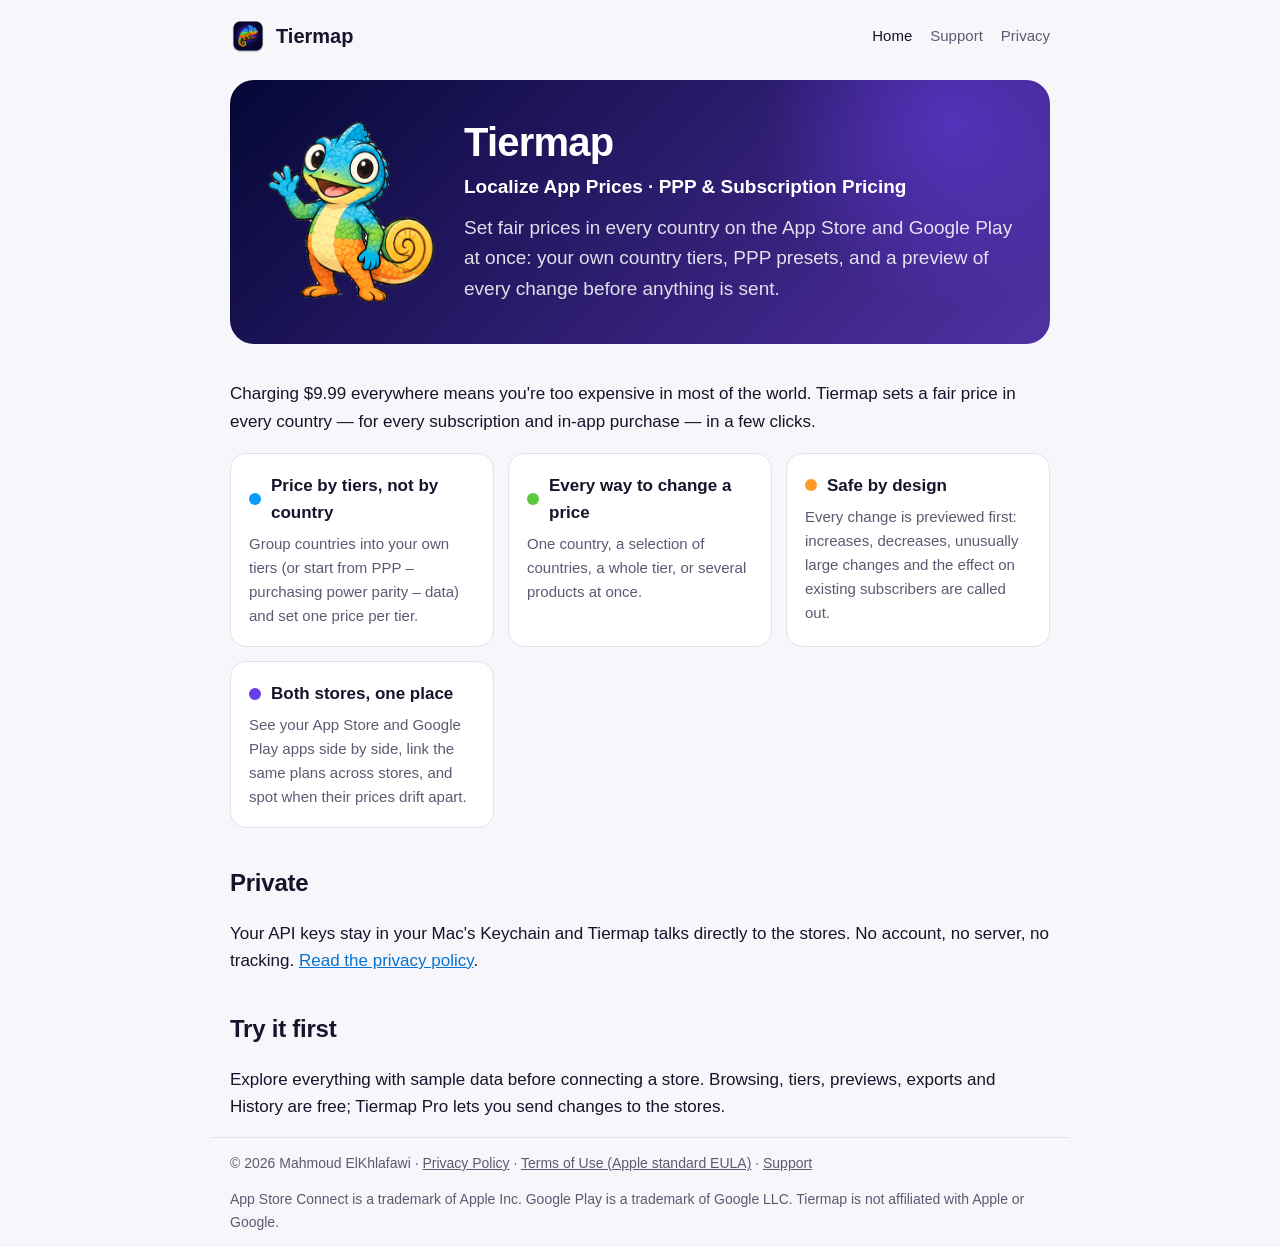
<file: index.html>
<!doctype html>
<html lang="en">
<head>
<meta charset="utf-8">
<meta name="viewport" content="width=device-width, initial-scale=1">
<title>Tiermap: Localize App Prices</title>
<meta name="description" content="Tiermap: localize your App Store and Google Play prices by country tiers, with PPP presets and a preview of every change.">
<link rel="icon" href="assets/icon.png">
<link rel="stylesheet" href="assets/site.css">
</head>
<body>
<header class="bar"><div class="wrap">
  <a class="brand" href="./"><img src="assets/icon.png" alt="">Tiermap</a>
  <nav><a href="./" aria-current="page">Home</a><a href="support/">Support</a><a href="privacy/">Privacy</a></nav>
</div></header>
<main class="wrap">
<section class="hero">
  <img src="assets/chameleon-wave.png" alt="The Tiermap chameleon waving">
  <div>
    <h1>Tiermap</h1>
    <p class="sub">Localize App Prices · PPP &amp; Subscription Pricing</p>
    <p>Set fair prices in every country on the App Store and Google Play at once: your own country tiers, PPP presets, and a preview of every change before anything is sent.</p>
  </div>
</section>

<p>Charging $9.99 everywhere means you're too expensive in most of the world. Tiermap sets a fair price in every country — for every subscription and in-app purchase — in a few clicks.</p>

<div class="cards">
  <div class="card"><h3><span class="dot blue"></span>Price by tiers, not by country</h3><p>Group countries into your own tiers (or start from PPP – purchasing power parity – data) and set one price per tier.</p></div>
  <div class="card"><h3><span class="dot green"></span>Every way to change a price</h3><p>One country, a selection of countries, a whole tier, or several products at once.</p></div>
  <div class="card"><h3><span class="dot orange"></span>Safe by design</h3><p>Every change is previewed first: increases, decreases, unusually large changes and the effect on existing subscribers are called out.</p></div>
  <div class="card"><h3><span class="dot violet"></span>Both stores, one place</h3><p>See your App Store and Google Play apps side by side, link the same plans across stores, and spot when their prices drift apart.</p></div>
</div>

<h2>Private</h2>
<p>Your API keys stay in your Mac's Keychain and Tiermap talks directly to the stores. No account, no server, no tracking. <a href="privacy/">Read the privacy policy</a>.</p>

<h2>Try it first</h2>
<p>Explore everything with sample data before connecting a store. Browsing, tiers, previews, exports and History are free; Tiermap Pro lets you send changes to the stores.</p>
</main>
<footer class="wrap">
  <p>© 2026 Mahmoud ElKhlafawi · <a href="privacy/">Privacy Policy</a> · <a href="https://www.apple.com/legal/internet-services/itunes/dev/stdeula/">Terms of Use (Apple standard EULA)</a> · <a href="support/">Support</a></p>
  <p>App Store Connect is a trademark of Apple Inc. Google Play is a trademark of Google LLC. Tiermap is not affiliated with Apple or Google.</p>
</footer>
</body>
</html>
</file>
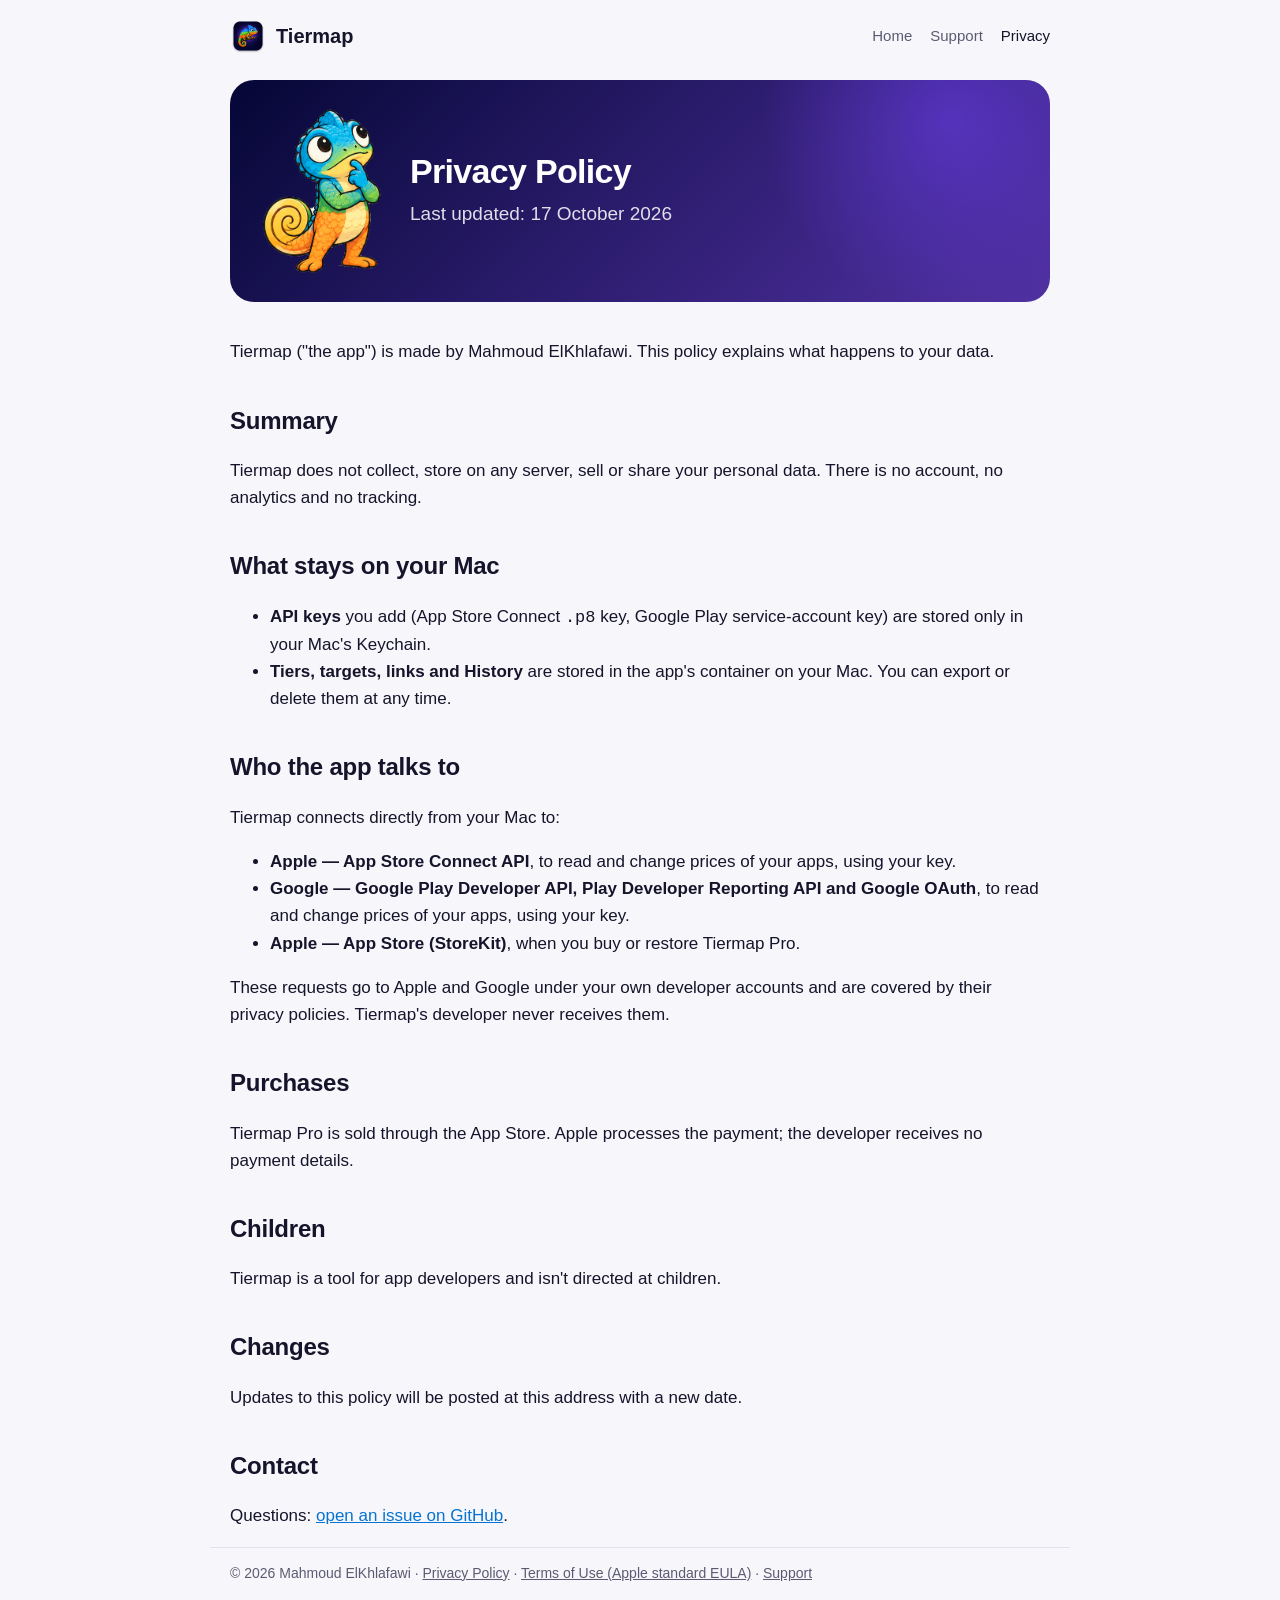
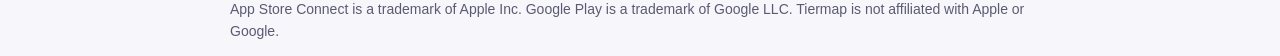
<file: privacy/index.html>
<!doctype html>
<html lang="en">
<head>
<meta charset="utf-8">
<meta name="viewport" content="width=device-width, initial-scale=1">
<title>Privacy Policy – Tiermap</title>
<meta name="description" content="Tiermap: localize your App Store and Google Play prices by country tiers, with PPP presets and a preview of every change.">
<link rel="icon" href="../assets/icon.png">
<link rel="stylesheet" href="../assets/site.css">
</head>
<body>
<header class="bar"><div class="wrap">
  <a class="brand" href="../"><img src="../assets/icon.png" alt="">Tiermap</a>
  <nav><a href="../">Home</a><a href="../support/">Support</a><a href="../privacy/" aria-current="page">Privacy</a></nav>
</div></header>
<main class="wrap">
<section class="hero compact">
  <img src="../assets/chameleon-think.png" alt="">
  <div><h1>Privacy Policy</h1><p>Last updated: 17 October 2026</p></div>
</section>

<p>Tiermap ("the app") is made by Mahmoud ElKhlafawi. This policy explains what happens to your data.</p>

<h2>Summary</h2>
<p>Tiermap does not collect, store on any server, sell or share your personal data. There is no account, no analytics and no tracking.</p>

<h2>What stays on your Mac</h2>
<ul>
  <li><strong>API keys</strong> you add (App Store Connect <code>.p8</code> key, Google Play service-account key) are stored only in your Mac's Keychain.</li>
  <li><strong>Tiers, targets, links and History</strong> are stored in the app's container on your Mac. You can export or delete them at any time.</li>
</ul>

<h2>Who the app talks to</h2>
<p>Tiermap connects directly from your Mac to:</p>
<ul>
  <li><strong>Apple — App Store Connect API</strong>, to read and change prices of your apps, using your key.</li>
  <li><strong>Google — Google Play Developer API, Play Developer Reporting API and Google OAuth</strong>, to read and change prices of your apps, using your key.</li>
  <li><strong>Apple — App Store (StoreKit)</strong>, when you buy or restore Tiermap Pro.</li>
</ul>
<p>These requests go to Apple and Google under your own developer accounts and are covered by their privacy policies. Tiermap's developer never receives them.</p>

<h2>Purchases</h2>
<p>Tiermap Pro is sold through the App Store. Apple processes the payment; the developer receives no payment details.</p>

<h2>Children</h2>
<p>Tiermap is a tool for app developers and isn't directed at children.</p>

<h2>Changes</h2>
<p>Updates to this policy will be posted at this address with a new date.</p>

<h2>Contact</h2>
<p>Questions: <a href="https://github.com/mahmoudmagdi/tiermap-site/issues">open an issue on GitHub</a>.</p>
</main>
<footer class="wrap">
  <p>© 2026 Mahmoud ElKhlafawi · <a href="../privacy/">Privacy Policy</a> · <a href="https://www.apple.com/legal/internet-services/itunes/dev/stdeula/">Terms of Use (Apple standard EULA)</a> · <a href="../support/">Support</a></p>
  <p>App Store Connect is a trademark of Apple Inc. Google Play is a trademark of Google LLC. Tiermap is not affiliated with Apple or Google.</p>
</footer>
</body>
</html>
</file>
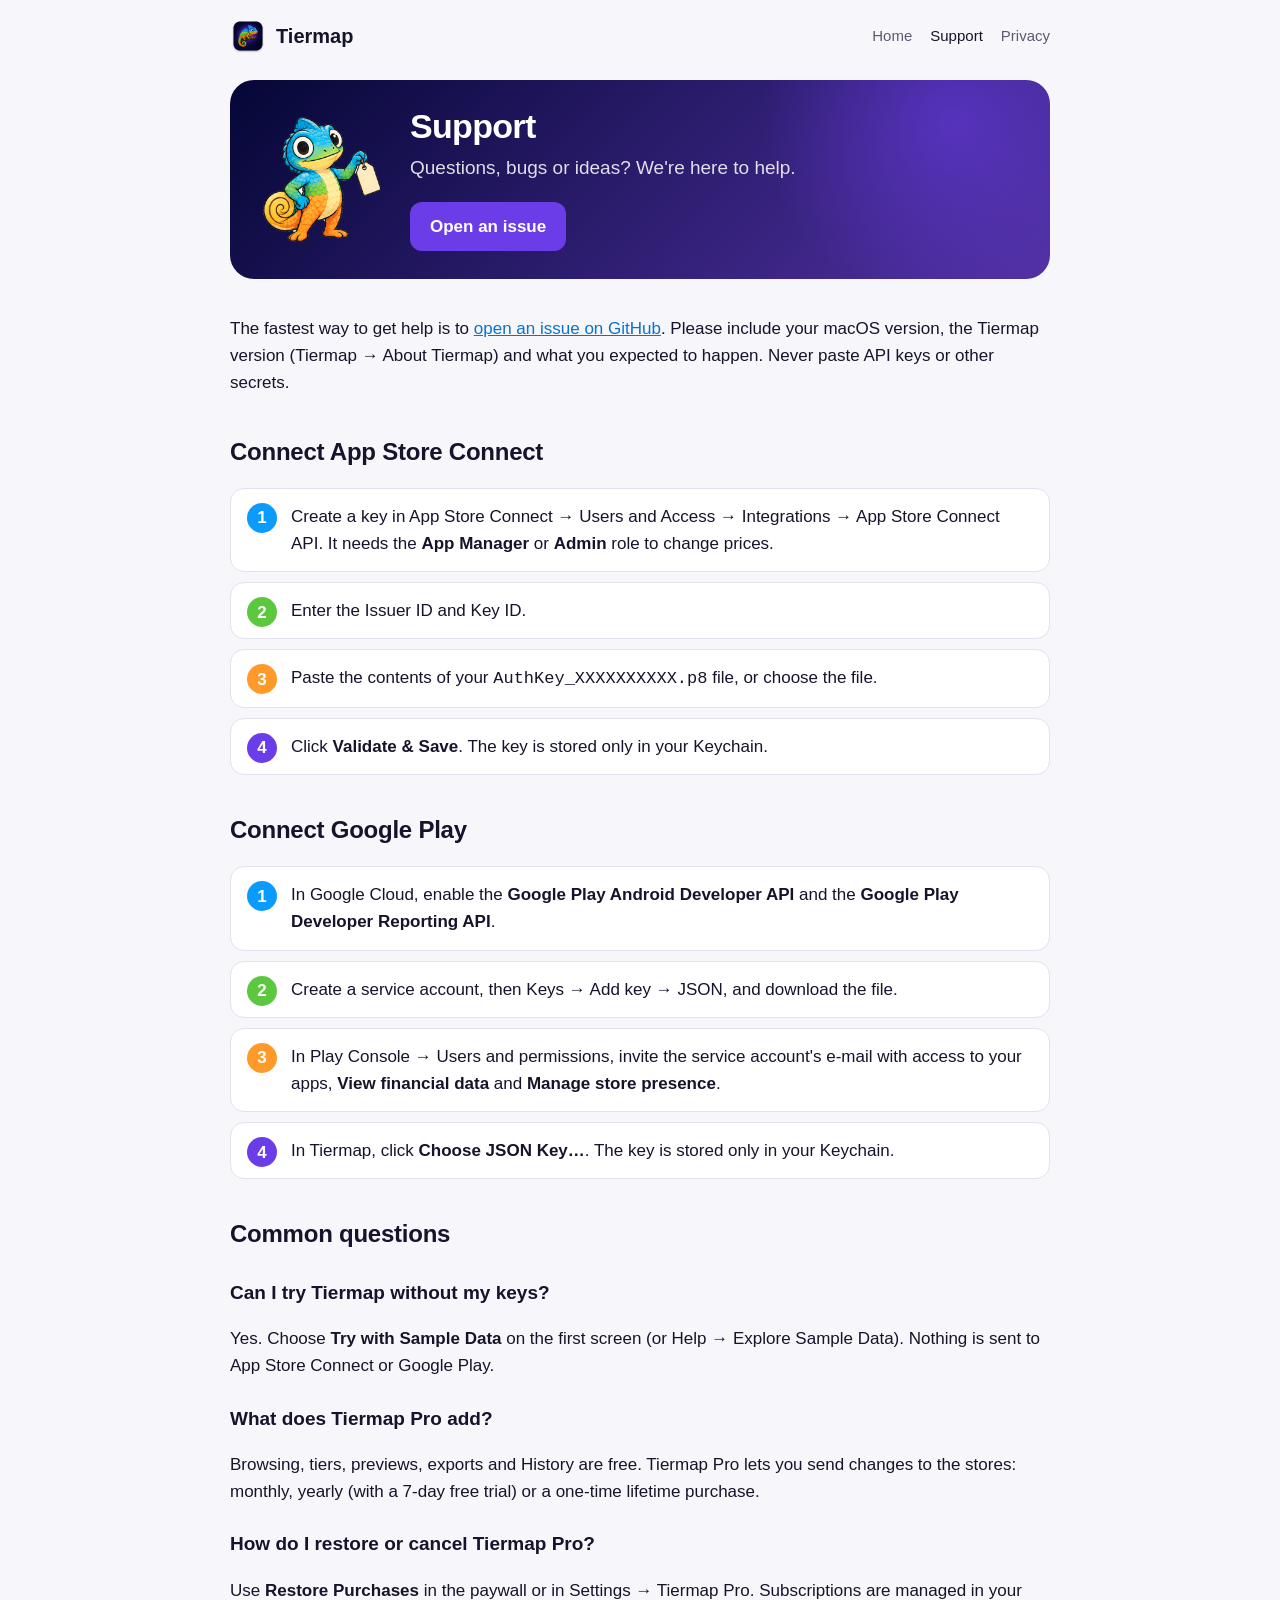
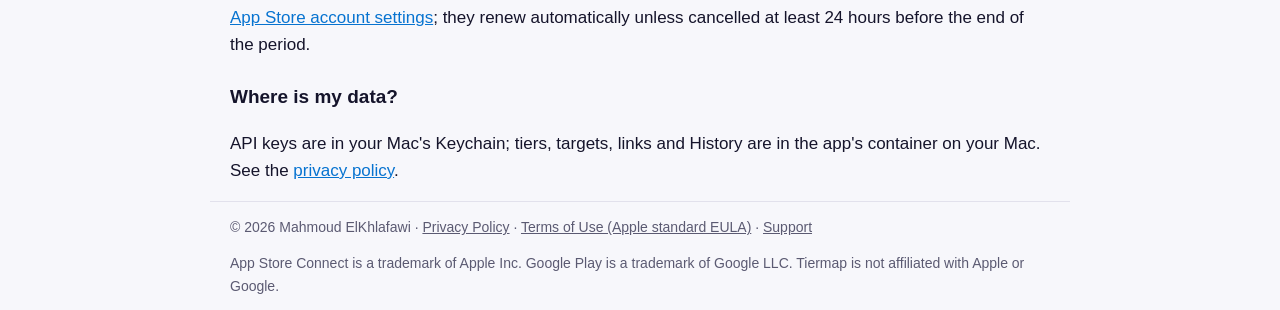
<file: support/index.html>
<!doctype html>
<html lang="en">
<head>
<meta charset="utf-8">
<meta name="viewport" content="width=device-width, initial-scale=1">
<title>Support – Tiermap</title>
<meta name="description" content="Tiermap: localize your App Store and Google Play prices by country tiers, with PPP presets and a preview of every change.">
<link rel="icon" href="../assets/icon.png">
<link rel="stylesheet" href="../assets/site.css">
</head>
<body>
<header class="bar"><div class="wrap">
  <a class="brand" href="../"><img src="../assets/icon.png" alt="">Tiermap</a>
  <nav><a href="../">Home</a><a href="../support/" aria-current="page">Support</a><a href="../privacy/">Privacy</a></nav>
</div></header>
<main class="wrap">
<section class="hero compact">
  <img src="../assets/chameleon-pricetag.png" alt="">
  <div><h1>Support</h1><p>Questions, bugs or ideas? We're here to help.</p><a class="button" href="https://github.com/mahmoudmagdi/tiermap-site/issues/new">Open an issue</a></div>
</section>

<p>The fastest way to get help is to <a href="https://github.com/mahmoudmagdi/tiermap-site/issues/new">open an issue on GitHub</a>. Please include your macOS version, the Tiermap version (Tiermap → About Tiermap) and what you expected to happen. Never paste API keys or other secrets.</p>

<h2>Connect App Store Connect</h2>
<ol class="steps">
  <li>Create a key in App Store Connect → Users and Access → Integrations → App Store Connect API. It needs the <strong>App Manager</strong> or <strong>Admin</strong> role to change prices.</li>
  <li>Enter the Issuer ID and Key ID.</li>
  <li>Paste the contents of your <code>AuthKey_XXXXXXXXXX.p8</code> file, or choose the file.</li>
  <li>Click <strong>Validate &amp; Save</strong>. The key is stored only in your Keychain.</li>
</ol>

<h2>Connect Google Play</h2>
<ol class="steps">
  <li>In Google Cloud, enable the <strong>Google Play Android Developer API</strong> and the <strong>Google Play Developer Reporting API</strong>.</li>
  <li>Create a service account, then Keys → Add key → JSON, and download the file.</li>
  <li>In Play Console → Users and permissions, invite the service account's e-mail with access to your apps, <strong>View financial data</strong> and <strong>Manage store presence</strong>.</li>
  <li>In Tiermap, click <strong>Choose JSON Key…</strong>. The key is stored only in your Keychain.</li>
</ol>

<h2>Common questions</h2>
<h3>Can I try Tiermap without my keys?</h3>
<p>Yes. Choose <strong>Try with Sample Data</strong> on the first screen (or Help → Explore Sample Data). Nothing is sent to App Store Connect or Google Play.</p>
<h3>What does Tiermap Pro add?</h3>
<p>Browsing, tiers, previews, exports and History are free. Tiermap Pro lets you send changes to the stores: monthly, yearly (with a 7-day free trial) or a one-time lifetime purchase.</p>
<h3>How do I restore or cancel Tiermap Pro?</h3>
<p>Use <strong>Restore Purchases</strong> in the paywall or in Settings → Tiermap Pro. Subscriptions are managed in your <a href="https://apps.apple.com/account/subscriptions">App Store account settings</a>; they renew automatically unless cancelled at least 24 hours before the end of the period.</p>
<h3>Where is my data?</h3>
<p>API keys are in your Mac's Keychain; tiers, targets, links and History are in the app's container on your Mac. See the <a href="../privacy/">privacy policy</a>.</p>
</main>
<footer class="wrap">
  <p>© 2026 Mahmoud ElKhlafawi · <a href="../privacy/">Privacy Policy</a> · <a href="https://www.apple.com/legal/internet-services/itunes/dev/stdeula/">Terms of Use (Apple standard EULA)</a> · <a href="../support/">Support</a></p>
  <p>App Store Connect is a trademark of Apple Inc. Google Play is a trademark of Google LLC. Tiermap is not affiliated with Apple or Google.</p>
</footer>
</body>
</html>
</file>
<file: assets/site.css>
:root {
  --night: #050736;
  --violet: #5131A3;
  --violet-bright: #6A3DE8;
  --blue: #0880E6;
  --green: #4CB83A;
  --orange: #FF9A2A;
  --bg: #F7F7FB;
  --surface: #FFFFFF;
  --text: #15142B;
  --muted: #5B5A72;
  --border: #E2E1EC;
  --link: #0773D0;
  color-scheme: light dark;
}
@media (prefers-color-scheme: dark) {
  :root {
    --bg: #0B0B1A;
    --surface: #15152A;
    --text: #F1F0FA;
    --muted: #A9A8C2;
    --border: #2A2A45;
    --link: #4DB5FF;
  }
}
* { box-sizing: border-box; }
html { -webkit-text-size-adjust: 100%; }
body {
  margin: 0;
  background: var(--bg);
  color: var(--text);
  font: 17px/1.6 -apple-system, BlinkMacSystemFont, "SF Pro Text", "Segoe UI", Roboto, sans-serif;
}
a { color: var(--link); }
.wrap { max-width: 860px; margin: 0 auto; padding: 0 20px; }

/* Header bar */
.bar { padding: 18px 0; }
.bar .wrap { display: flex; align-items: center; justify-content: space-between; gap: 16px; }
.brand { display: flex; align-items: center; gap: 10px; color: inherit; text-decoration: none; font-weight: 700; font-size: 20px; }
.brand img { width: 36px; height: 36px; }
.bar nav { display: flex; gap: 18px; font-size: 15px; }
.bar nav a { color: var(--muted); text-decoration: none; }
.bar nav a:hover, .bar nav a[aria-current] { color: var(--text); }

/* Hero */
.hero {
  position: relative;
  overflow: hidden;
  margin: 8px 0 36px;
  padding: 40px 36px;
  border-radius: 24px;
  color: #fff;
  background: linear-gradient(135deg, var(--night), var(--violet));
  display: flex;
  align-items: center;
  gap: 28px;
}
.hero::after {
  content: "";
  position: absolute;
  width: 380px; height: 380px; right: -90px; top: -150px;
  background: radial-gradient(circle, rgba(106, 61, 232, .55), transparent 70%);
  pointer-events: none;
}
.hero img { width: 170px; flex: none; position: relative; z-index: 1; }
.hero div { position: relative; z-index: 1; }
.hero h1 { margin: 0 0 8px; font-size: 40px; line-height: 1.1; letter-spacing: -0.02em; }
.hero p { margin: 0; font-size: 19px; color: rgba(255, 255, 255, .86); }
.hero .sub { font-weight: 600; color: #fff; margin-bottom: 10px; }
.hero.compact { padding: 28px 32px; }
.hero.compact img { width: 120px; }
.hero.compact h1 { font-size: 34px; }

/* Content */
main h2 { font-size: 24px; margin: 36px 0 10px; letter-spacing: -0.01em; }
main h3 { font-size: 19px; margin: 24px 0 6px; }
main p, main li { color: var(--text); }
.muted { color: var(--muted); }
.cards { display: grid; grid-template-columns: repeat(auto-fit, minmax(230px, 1fr)); gap: 14px; margin: 18px 0; }
.card {
  background: var(--surface);
  border: 1px solid var(--border);
  border-radius: 16px;
  padding: 18px;
}
.card h3 { margin: 0 0 6px; font-size: 17px; display: flex; align-items: center; gap: 10px; }
.card p { margin: 0; color: var(--muted); font-size: 15px; }
.dot { width: 12px; height: 12px; border-radius: 50%; flex: none; }
.dot.blue { background: #0A9BFF; } .dot.green { background: #5CC83F; } .dot.orange { background: var(--orange); } .dot.violet { background: var(--violet-bright); }
.button {
  display: inline-block;
  padding: 11px 20px;
  border-radius: 12px;
  background: var(--blue);
  color: #fff;
  text-decoration: none;
  font-weight: 600;
}
.button:hover { filter: brightness(1.08); }
.hero .button { background: var(--violet-bright); margin-top: 18px; }
.steps { counter-reset: step; list-style: none; padding: 0; }
.steps li {
  counter-increment: step;
  position: relative;
  padding: 14px 16px 14px 60px;
  margin: 10px 0;
  background: var(--surface);
  border: 1px solid var(--border);
  border-radius: 14px;
}
.steps li::before {
  content: counter(step);
  position: absolute; left: 16px; top: 14px;
  width: 30px; height: 30px; border-radius: 50%;
  display: grid; place-items: center;
  color: #fff; font-weight: 700;
  background: #0A9BFF;
}
.steps li:nth-child(4n+2)::before { background: #5CC83F; }
.steps li:nth-child(4n+3)::before { background: var(--orange); }
.steps li:nth-child(4n)::before { background: var(--violet-bright); }
footer { margin: 56px 0 32px; padding-top: 18px; border-top: 1px solid var(--border); font-size: 14px; color: var(--muted); }
footer a { color: var(--muted); }

@media (max-width: 640px) {
  body { font-size: 16px; }
  .bar nav { gap: 12px; font-size: 14px; }
  .hero { flex-direction: column; text-align: center; padding: 28px 20px; }
  .hero img { width: 130px; }
  .hero h1 { font-size: 30px; }
  .hero.compact h1 { font-size: 28px; }
}
</file>
